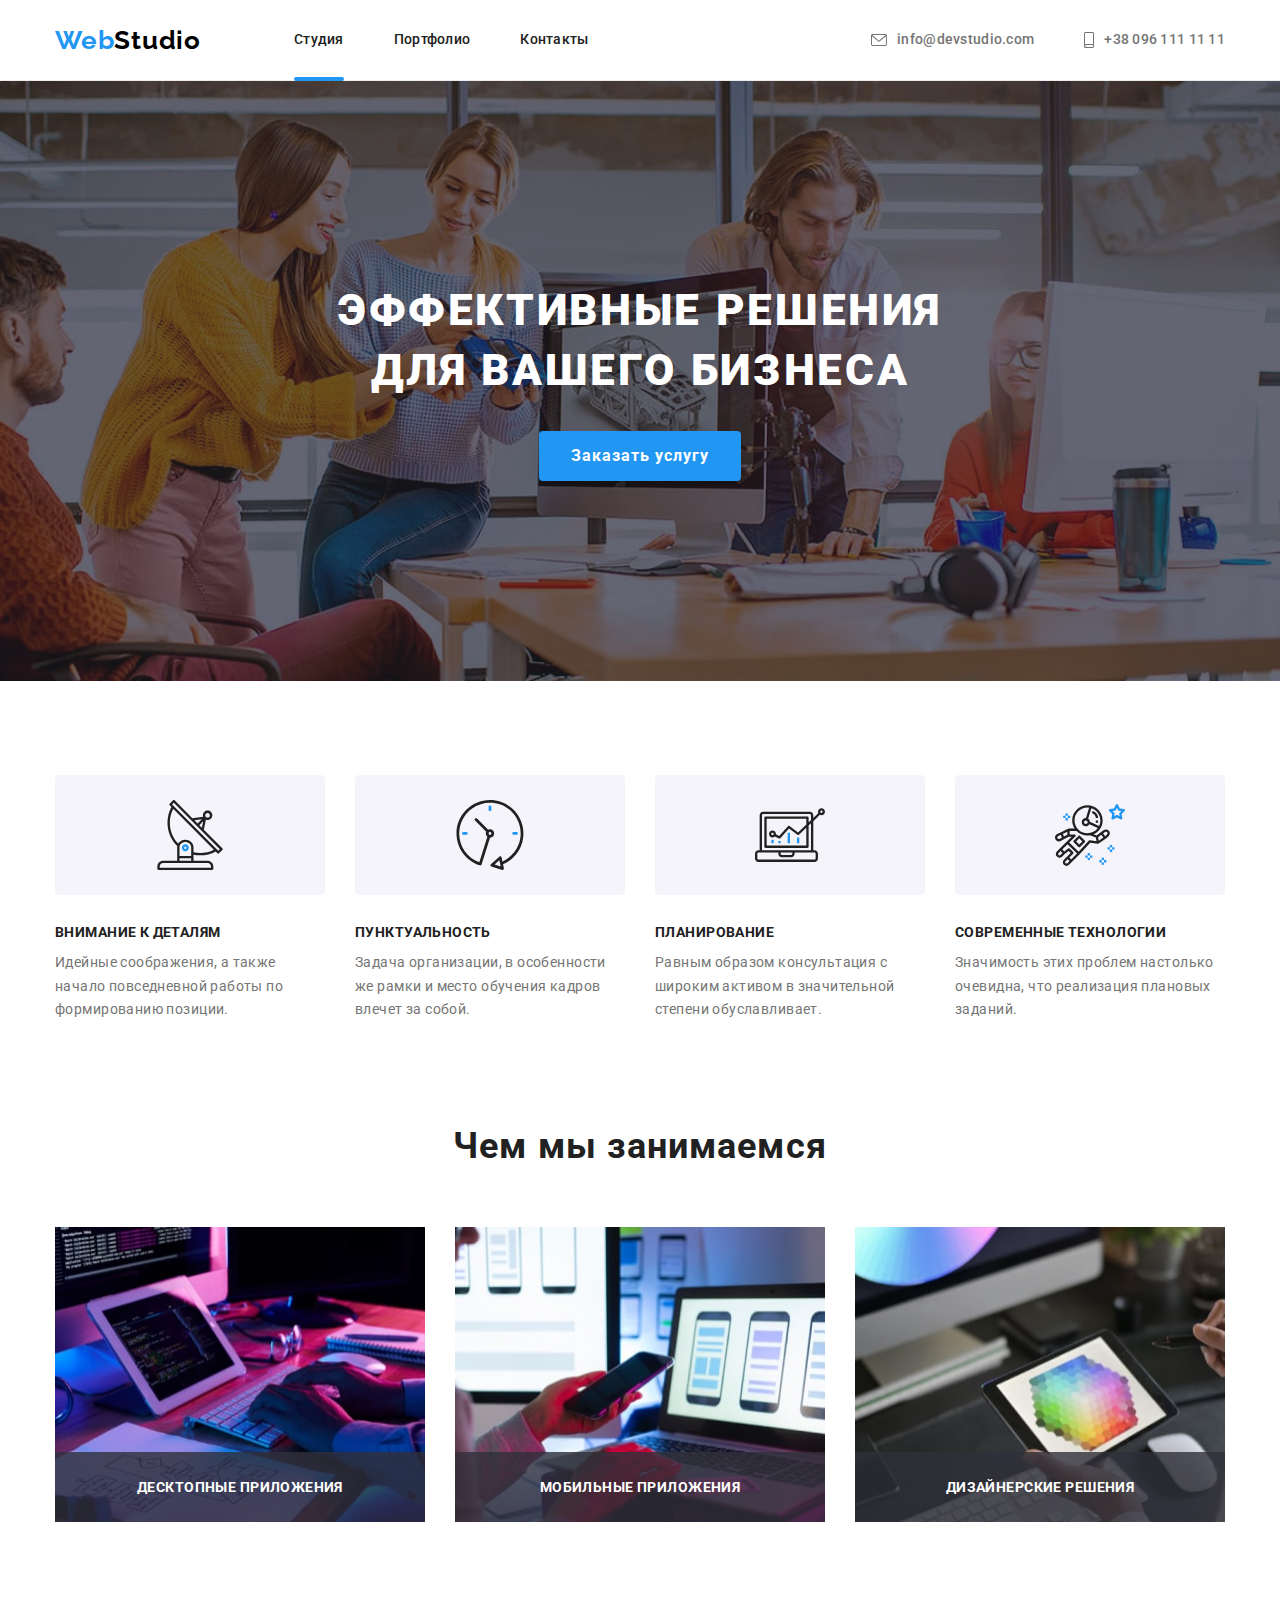
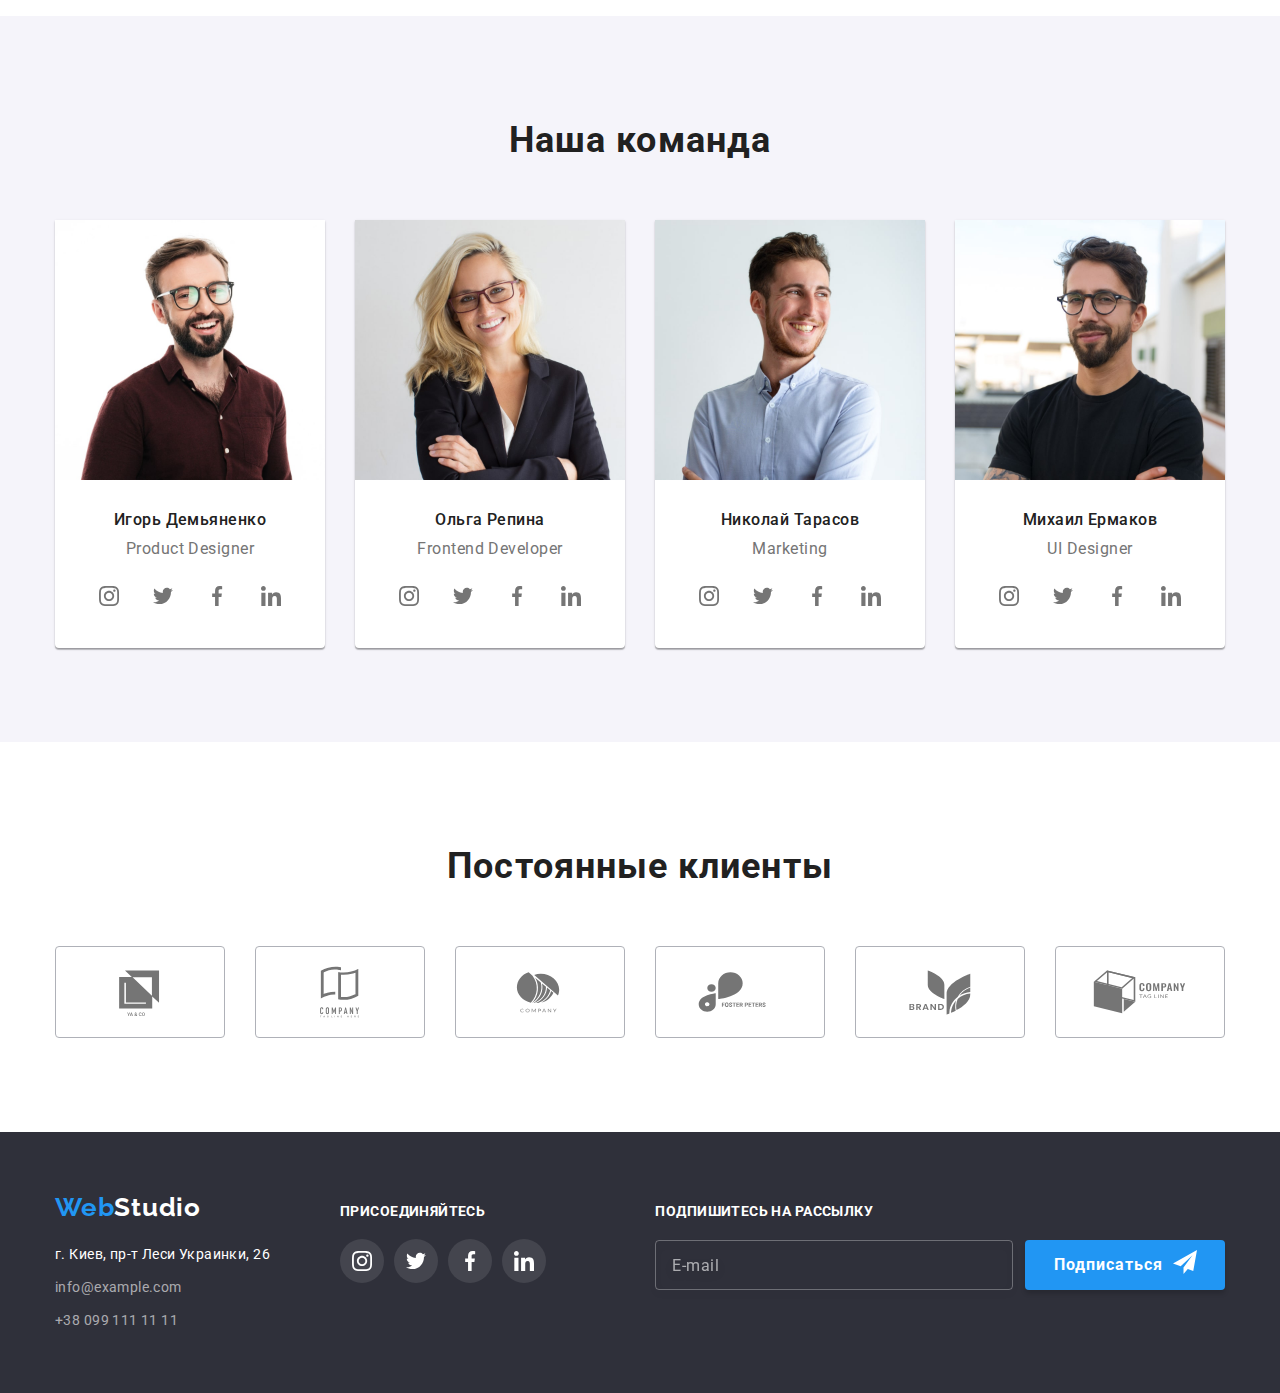
<file: index.html>
<!DOCTYPE html>
<html lang="ru">
  <head>
    <meta charset="UTF-8" />
    <meta http-equiv="X-UA-Compatible" content="IE=edge" />
    <meta name="viewport" content="width=device-width, initial-scale=1.0" />
    <title>Студия</title>
    <link rel="preconnect" href="https://fonts.googleapis.com" />
    <link rel="preconnect" href="https://fonts.gstatic.com" crossorigin />
    <link
      href="https://fonts.googleapis.com/css2?family=Raleway:wght@700&family=Roboto:wght@400;500;700;900&display=swap"
      rel="stylesheet"
    />
    <link
      rel="stylesheet"
      href="https://cdnjs.cloudflare.com/ajax/libs/modern-normalize/1.1.0/modern-normalize.min.css"
    />
    <link rel="stylesheet" href="./css/main.min.css" />
  </head>

  <body>
    <!-- Header -->
    <header class="page-header">
      <div class="container">
        <nav class="navigation-section">
          <a class="logo link" href="./index.html" lang="en"
            >Web<span class="logo logo--dark-color">Studio</span></a>
          
            <ul class="navigation-list navigation-section__navigation-list list">
            <li class="navigation-list__item">
              <a
                class="navigation-list__link link current-page-marker"
                href="./index.html">Студия
              </a>
            </li>
            <li class="navigation-list__item">
              <a class="navigation-list__link link" href="./portfolio.html">Портфолио</a>
            </li>
            <li class="navigation-list__item">
              <a class="navigation-list__link link" href="">Контакты</a>
            </li>
          </ul>
        </nav>

        <ul class="contacts page-header__contacts list">
          <li class="contacts__item">
            <a class="email header__email email--header-text-styles link" href="mailto:info@devstudio.com">
              <svg class="email__icon" width="16" height="12">
                <use href="./images/icons.svg#icon-envelope"></use></svg>
              info@devstudio.com
            </a>
          </li>
          <li class="contacts__item">
            <a class="telephone header__telephone telephone--header-text-styles link" href="tel:+380961111111"
              ><svg class="telephone__icon" width="10" height="16">
                <use href="./images/icons.svg#icon-smartphone"></use></svg>
              +38 096 111 11 11
            </a>
          </li>
        </ul>
      </div>
    </header>

    <main>
      <!-- Hero Section -->
      <section class="page-hero">
        <div class="container">
          <h1 class="main-title page-hero__main-title">Эффективные решения <br> для вашего бизнеса</h1>
          <button class="button page-hero__button" type="button" data-modal-open>Заказать услугу</button>
        </div>
      </section>

      <!-- Benefits Section -->
      <section class="benefits-section">
        <div class="container">
          <h2 class="title visually-hidden">Наши преимущества</h2>
          <ul class="benefits-list list">
            <li class="benefits-list__item">
              <div class="benefits-list__thumb">
                <svg class="benefits-list__icon" width="70" height="70">
                  <use href="./images/icons.svg#icon-antenna"></use>
                </svg>
              </div>
              <h3 class="benefits-list__subtitle">Внимание к деталям</h3>
              <p class="benefits-list__text">
                Идейные соображения, а также начало повседневной работы по формированию позиции.
              </p>
            </li>
            <li class="benefits-list__item">
              <div class="benefits-list__thumb">
                <svg class="benefits-list__icon" width="70" height="70">
                  <use href="./images/icons.svg#icon-clock"></use>
                </svg>
              </div>
              <h3 class="benefits-list__subtitle">Пунктуальность</h3>
              <p class="benefits-list__text">
                Задача организации, в особенности же рамки и место обучения кадров влечет за собой.
              </p>
            </li>
            <li class="benefits-list__item">
              <div class="benefits-list__thumb">
                <svg class="benefits-list__icon" width="70" height="70">
                  <use href="./images/icons.svg#icon-diagram"></use>
                </svg>
              </div>
              <h3 class="benefits-list__subtitle">Планирование</h3>
              <p class="benefits-list__text">
                Равным образом консультация с широким активом в значительной степени обуславливает.
              </p>
            </li>
            <li class="benefits-list__item">
              <div class="benefits-list__thumb">
                <svg class="benefits-list__icon" width="70" height="70">
                  <use href="./images/icons.svg#icon-astronaut"></use>
                </svg>
              </div>
              <h3 class="benefits-list__subtitle">Современные технологии</h3>
              <p class="benefits-list__text">
                Значимость этих проблем настолько очевидна, что реализация плановых заданий.
              </p>
            </li>
          </ul>
        </div>
      </section>

      <!-- Our work Section -->
      <section class="our-work-sectoin">
        <div class="container">
          <h2 class="title">Чем мы занимаемся</h2>
          <ul class="our-works-list list">
            <li class="our-works-list__item">
              <div class="our-works-list__wrapper">
                <img
                  class="our-works-list__picture"
                  src="./images/what-we-do/what-we-do-pic-1.jpg"
                  alt="Программист набирает прогрмный код"
                  width="370"
                  height="295"
                />
                <p class="our-works-list__label">Десктопные приложения</p>
              </div>
            </li>
            <li class="our-works-list__item">
              <div class="our-works-list__wrapper">
                <img
                  class="our-works-list__picture"
                  src="./images/what-we-do/what-we-do-pic-2.jpg"
                  alt="Процесс разработки мобильной версии приложения"
                  width="370"
                  height="295"
                />
                <p class="our-works-list__label">Мобильные приложения</p>
              </div>
            </li>
            <li class="our-works-list__item">
              <div class="our-works-list__wrapper">
                <img
                  class="our-works-list__picture"
                  src="./images/what-we-do/what-we-do-pic-3.jpg"
                  alt="Процесс выбора цвета из палитры цветов"
                  width="370"
                  height="295"
                />
                <p class="our-works-list__label">Дизайнерские решения</p>
              </div>
            </li>
          </ul>
        </div>
      </section>

      <!-- Our team Section -->
      <section class="team-section">
        <div class="container">
          <h2 class="title">Наша команда</h2>
          <ul class="team-members-list list">
            <li class="team-members-list__item">
              <img
                class="team-members-list__photo"
                src="./images/our-team/team-member-pic-1.jpg"
                alt="Фотография дизайнера продукта"
                width="270"
                height="260"
              />
              <h3 class="team-members-list__name">Игорь Демьяненко</h3>
              <p class="team-members-list__profession" lang="en">Product Designer</p>
              
              <ul class="social-list team-section__social-list list">
                <li class="social-list__item">
                  <a href="" class="social-list__link social-list__link--without-bg-color link"
                    ><svg class="social-list__icon" width="20" height="20">
                      <use href="./images/icons.svg#icon-instagram"></use></svg>
                  </a>
                </li>
                <li class="social-list__item">
                  <a href="" class="social-list__link social-list__link--without-bg-color link"
                    ><svg class="social-list__icon" width="20" height="20">
                      <use href="./images/icons.svg#icon-twitter"></use></svg>
                  </a>
                </li>
                <li class="social-list__item">
                  <a href="" class="social-list__link social-list__link--without-bg-color link"
                    ><svg class="social-list__icon" width="20" height="20">
                      <use href="./images/icons.svg#icon-facebook"></use></svg>
                  </a>
                </li>
                <li class="social-list__item">
                  <a href="" class="social-list__link social-list__link--without-bg-color link"
                    ><svg class="social-list__icon" width="20" height="20">
                      <use href="./images/icons.svg#icon-linkedin"></use></svg>
                  </a>
                </li>
              </ul>
            </li>

            <li class="team-members-list__item">
              <img
                class="team-members-list__photo"
                src="./images/our-team/team-member-pic-2.jpg"
                alt="Фотография фронт энд разработчика"
                width="270"
                height="260"
              />
              <h3 class="team-members-list__name">Ольга Репина</h3>
              <p class="team-members-list__profession" lang="en">Frontend Developer</p>
              
              <ul class="social-list team-section__social-list list">
                <li class="social-list__item">
                  <a href="" class="social-list__link social-list__link--without-bg-color link"
                    ><svg class="social-list__icon" width="20" height="20">
                      <use href="./images/icons.svg#icon-instagram"></use></svg>
                  </a>
                </li>
                <li class="social-list__item">
                  <a href="" class="social-list__link social-list__link--without-bg-color link"
                    ><svg class="social-list__icon" width="20" height="20">
                      <use href="./images/icons.svg#icon-twitter"></use></svg>
                  </a>
                </li>
                <li class="social-list__item">
                  <a href="" class="social-list__link social-list__link--without-bg-color link"
                    ><svg class="social-list__icon" width="20" height="20">
                      <use href="./images/icons.svg#icon-facebook"></use></svg>
                  </a>
                </li>
                <li class="social-list__item">
                  <a href="" class="social-list__link social-list__link--without-bg-color link"
                    ><svg class="social-list__icon" width="20" height="20">
                      <use href="./images/icons.svg#icon-linkedin"></use></svg>
                  </a>
                </li>
              </ul>
            </li>

            <li class="team-members-list__item">
              <img
                class="team-members-list__photo"
                src="./images/our-team/team-member-pic-3.jpg"
                alt="Фотография маркетолога"
                width="270"
                height="260"
              />
              <h3 class="team-members-list__name">Николай Тарасов</h3>
              <p class="team-members-list__profession" lang="en">Marketing</p>
              
              <ul class="social-list team-section__social-list list">
                <li class="social-list__item">
                  <a href="" class="social-list__link social-list__link--without-bg-color link"
                    ><svg class="social-list__icon" width="20" height="20">
                      <use href="./images/icons.svg#icon-instagram"></use></svg>
                  </a>
                </li>
                <li class="social-list__item">
                  <a href="" class="social-list__link social-list__link--without-bg-color link"
                    ><svg class="social-list__icon" width="20" height="20">
                      <use href="./images/icons.svg#icon-twitter"></use></svg>
                  </a>
                </li>
                <li class="social-list__item">
                  <a href="" class="social-list__link social-list__link--without-bg-color link"
                    ><svg class="social-list__icon" width="20" height="20">
                      <use href="./images/icons.svg#icon-facebook"></use></svg>
                  </a>
                </li>
                <li class="social-list__item">
                  <a href="" class="social-list__link social-list__link--without-bg-color link"
                    ><svg class="social-list__icon" width="20" height="20">
                      <use href="./images/icons.svg#icon-linkedin"></use></svg>
                  </a>
                </li>
              </ul>
            </li>
            <li class="team-members-list__item">
              <img
                class="team-members-list__photo"
                src="./images/our-team/team-member-pic-4.jpg"
                alt="Фотография дизайнера пользовательского интерфейса"
                width="270"
                height="260"
              />
              <h3 class="team-members-list__name">Михаил Ермаков</h3>
              <p class="team-members-list__profession" lang="en">UI Designer</p>
              
              <ul class="social-list team-section__social-list list">
                <li class="social-list__item">
                  <a href="" class="social-list__link social-list__link--without-bg-color link"
                    ><svg class="social-list__icon" width="20" height="20">
                      <use href="./images/icons.svg#icon-instagram"></use></svg>
                  </a>
                </li>
                <li class="social-list__item">
                  <a href="" class="social-list__link social-list__link--without-bg-color link"
                    ><svg class="social-list__icon" width="20" height="20">
                      <use href="./images/icons.svg#icon-twitter"></use></svg>
                  </a>
                </li>
                <li class="social-list__item">
                  <a href="" class="social-list__link social-list__link--without-bg-color link"
                    ><svg class="social-list__icon" width="20" height="20">
                      <use href="./images/icons.svg#icon-facebook"></use></svg>
                  </a>
                </li>
                <li class="social-list__item">
                  <a href="" class="social-list__link social-list__link--without-bg-color link"
                    ><svg class="social-list__icon" width="20" height="20">
                      <use href="./images/icons.svg#icon-linkedin"></use></svg>
                  </a>
                </li>
              </ul>
            </li>
          </ul>
        </div>
      </section>

      <!-- Clients Section -->
      <section class="clients-section">
        <div class="container">
          <h2 class="title">Постоянные клиенты</h2>
          <ul class="clients-list list">
            <li class="clients-list__item">
              <a class="clients-list__link link" href=""
                ><svg class="clients-list__icon" width="106" height="60">
                  <use href="./images/icons.svg#icon-client-1"></use></svg>
              </a>
            </li>
            <li class="clients-list__item">
              <a class="clients-list__link link" href=""
                ><svg class="clients-list__icon" width="106" height="60">
                  <use href="./images/icons.svg#icon-client-2"></use></svg>
              </a>
            </li>
            <li class="clients-list__item">
              <a class="clients-list__link link" href=""
                ><svg class="clients-list__icon" width="106" height="60">
                  <use href="./images/icons.svg#icon-client-3"></use></svg>
              </a>
            </li>
            <li class="clients-list__item">
              <a class="clients-list__link link" href=""
                ><svg class="clients-list__icon" width="106" height="60">
                  <use href="./images/icons.svg#icon-client-4"></use></svg>
              </a>
            </li>
            <li class="clients-list__item">
              <a class="clients-list__link link" href=""
                ><svg class="clients-list__icon" width="106" height="60">
                  <use href="./images/icons.svg#icon-client-5"></use></svg>
              </a>
            </li>
            <li class="clients-list__item">
              <a class="clients-list__link link" href=""
                ><svg class="clients-list__icon" width="106" height="60">
                  <use href="./images/icons.svg#icon-client-6"></use></svg>
              </a>
            </li>
          </ul>
        </div>
      </section>
    </main>

    <!-- Footer -->
    <footer class="page-footer">
      <div class="container">
        <div class="contacts-wrap">
          <a class="logo link" href="./index.html" lang="en"
            >Web<span class=" logo logo--light-color">Studio</span></a
          >
          <address class="address-section page-footer__address-section">
            <ul class="address-list list">
              <li class="address-list__item">
                <a
                  class="address link"
                  href="https://goo.gl/maps/Gpic2GzjELETUbJ9A"
                  target="_blank"
                  rel="noopener noreferrer"
                  >г. Киев, пр-т Леси Украинки, 26</a
                >
              </li>
              <li class="address-list__item">
                <a class="email email--footer-text-styles link" href="mailto:info@example.com"
                  >info@example.com</a
                >
              </li>
              <li class="address-list__item">
                <a class="telephone telephone--footer-text-styles link" href="tel:+380991111111"
                  >+38 099 111 11 11</a
                >
              </li>
            </ul>
          </address>
        </div>

        <div class="footer-social">
          <h2 class="secondary-title">Присоединяйтесь</h2>
          <ul class="social-list footer__social-list list">
            <li class="social-list__item">
              <a href="" class="social-list__link social-list__link--with-bg-color link"
                ><svg class="social-list__icon" width="20" height="20">
                  <use href="./images/icons.svg#icon-instagram"></use></svg>
              </a>
            </li>
            <li class="social-list__item">
              <a href="" class="social-list__link social-list__link--with-bg-color link"
                ><svg class="social-list__icon" width="20" height="20">
                  <use href="./images/icons.svg#icon-twitter"></use></svg>
              </a>
            </li>
            <li class="social-list__item">
              <a href="" class="social-list__link social-list__link--with-bg-color link"
                ><svg class="social-list__icon" width="20" height="20">
                  <use href="./images/icons.svg#icon-facebook"></use></svg>
              </a>
            </li>
            <li class="social-list__item">
              <a href="" class="social-list__link social-list__link--with-bg-color link"
                ><svg class="social-list__icon" width="20" height="20">
                  <use href="./images/icons.svg#icon-linkedin"></use></svg>
              </a>
            </li>
          </ul>
        </div>

        <div class="footer-form">
          <b class="secondary-title">Подпишитесь на рассылку</b>
          <form class="subscribe-form footer__subscribe-form" action="#" name="footer-subscribe-form" autocomplete="on">
            <label>
              <input class="subscribe-form__input" type="email" name="email" placeholder="E-mail">
            </label>
            <button class="button subscribe-form__button" type="submit">Подписаться
              <svg class="button__icon" width="24" height="24">
                <use href="./images/icons.svg#icon-send"></use>
              </svg>
            </button>
          </form>
        </div>
      </div>
    </footer>

    <div class="backdrop is-hidden" data-modal>
      <div class="modal-window">
        <button class="close-button" type="button" data-modal-close>
          <svg class="close-button__icon" width="18" height="18">
            <use href="./images/icons.svg#icon-close"></use>
          </svg>
        </button>

        <div class="modal-form">
          <form class="order-form" action="#" name="modal-order-form">
            <b class="form-title">Оставьте свои данные, мы вам перезвоним</b>
            
            <div class="form-field">
              <label class="form-field__label" for="name">Имя</label>
              <span class="form-field__wrapper">
                <input class="form-field__input" type="text" name="modal-usermane" id="name">
                <svg class="form-field__icon" width="18" height="18">
                  <use href="./images/icons.svg#icon-person"></use>
                </svg>
              </span>
            </div>

            <div class="form-field">
              <label class="form-field__label" for="tel">Телефон</label>
              <span class="form-field__wrapper">
                <input class="form-field__input" type="tel" name="modal-usertel" id="tel">
                <svg class="form-field__icon" width="18" height="18">
                  <use href="./images/icons.svg#icon-phone"></use>
                </svg>
              </span>
            </div>

            <div class="form-field">
              <label class="form-field__label" for="email">Почта</label>
              <span class="form-field__wrapper">
                <input class="form-field__input" type="email" name="modal-useremail" id="email">
                <svg class="form-field__icon" width="18" height="18">
                  <use href="./images/icons.svg#icon-email"></use>
                </svg>
              </span>
            </div>

            <div class="form-comment">
              <label class="form-field__label" for="comment">Комментарий</label>
              <textarea class="form-field__input comment-input" name="modal-usercomment" placeholder="Введите текст" id="comment"></textarea>
            </div>

            <div class="checkbox">
              <input class="checkbox__check-default visually-hidden" name="modal-userconfirmation" type="checkbox" id="policy" required >
              <label class="checkbox__policy" for="policy">
                <span class="checkbox__check-custom">
                  <svg class="checkbox__icon" width="16" height="15">
                    <use href="./images/icons.svg#icon-vector"></use>
                  </svg>
                </span>
                Соглашаюсь с рассылкой и принимаю <a class="checkbox__link" href="#">Условия договора</a>
              </label>
            </div>
            
            <button class="button checkbox__button" type="submit">Отправить</button>
          </form>
        </div>
      </div>
    </div>

    <script src="./js/modal.js"></script>
  </body>
</html>
</file>
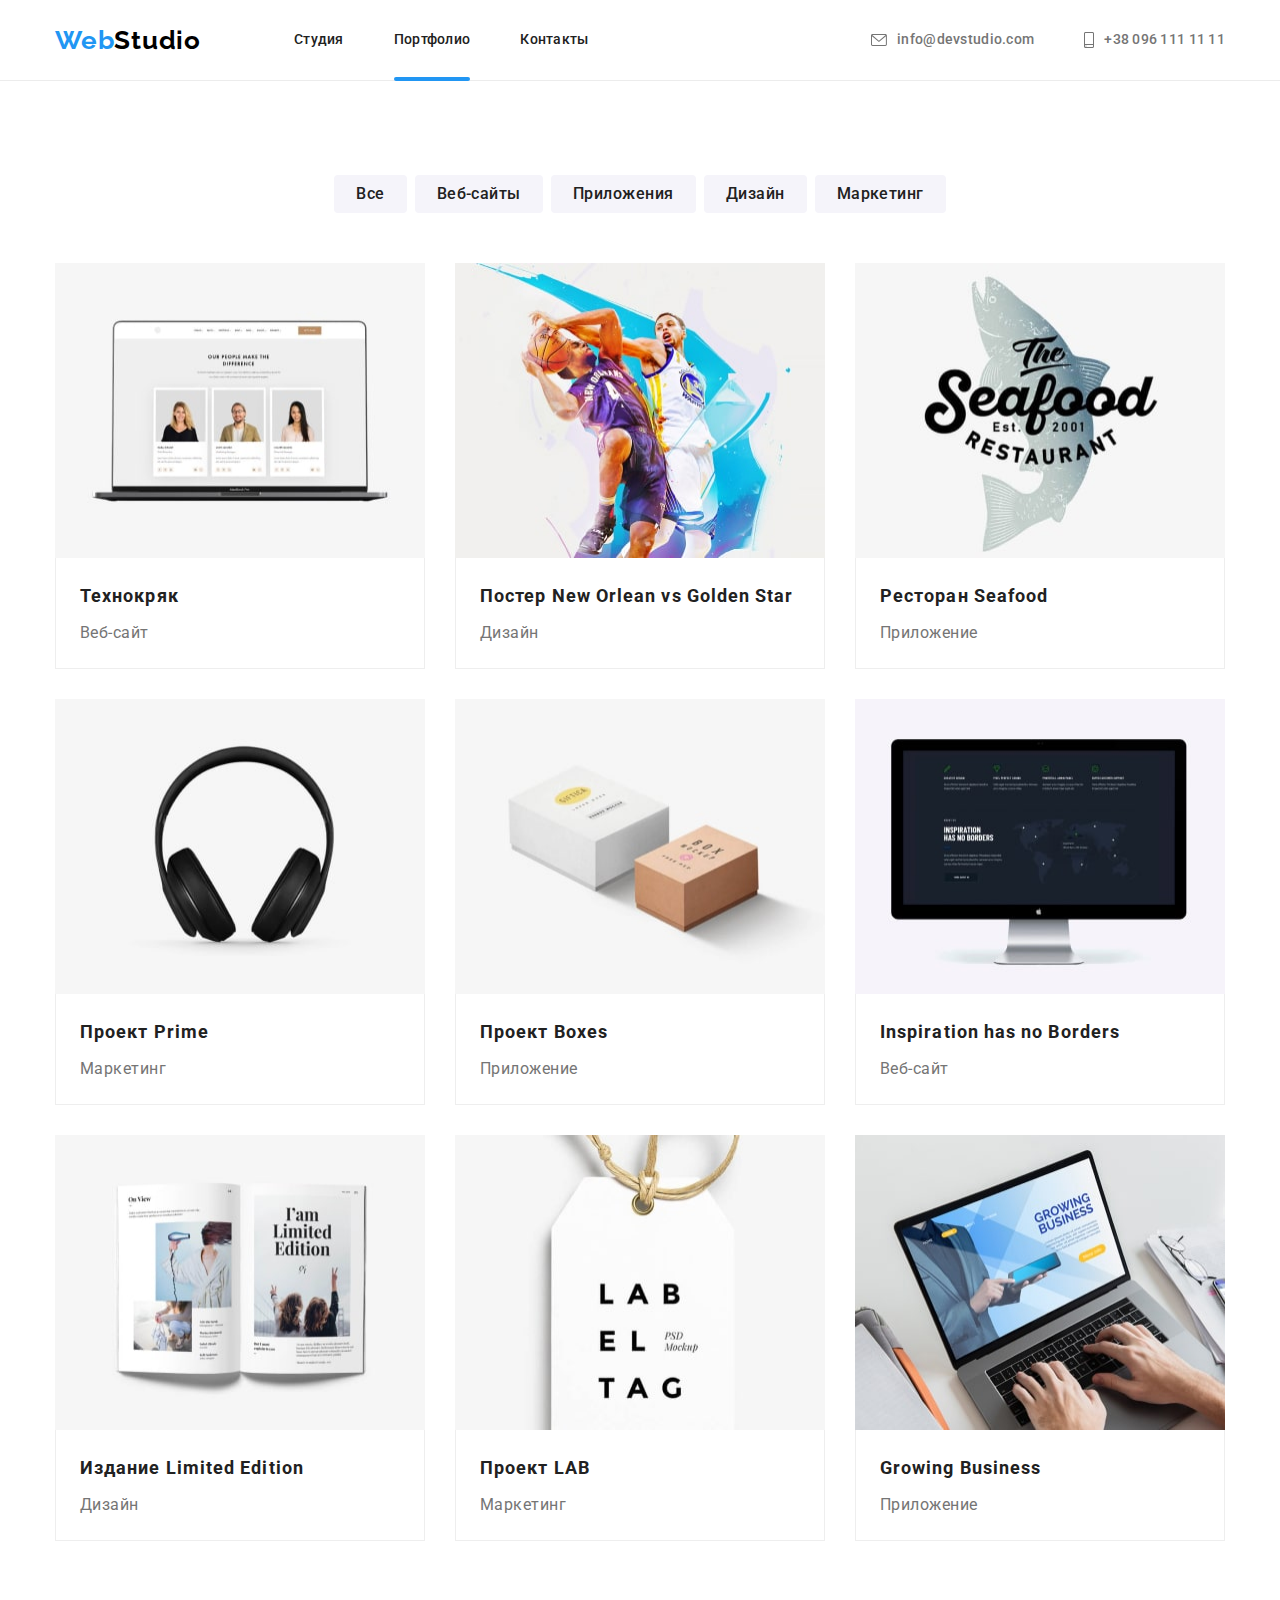
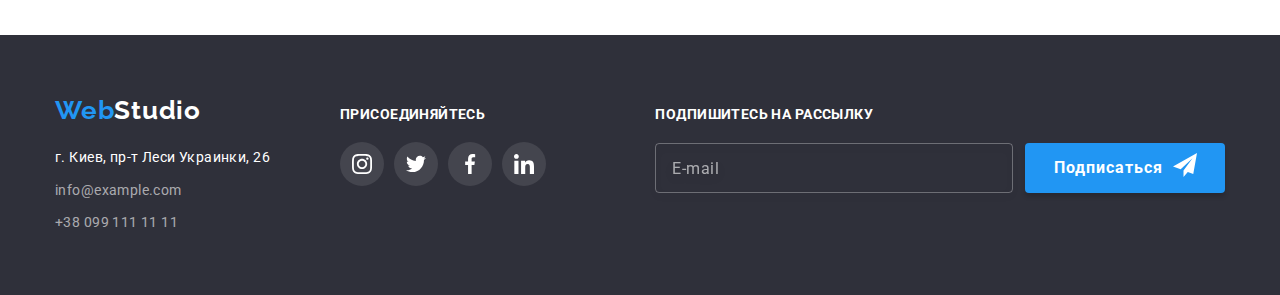
<file: portfolio.html>
<!DOCTYPE html>
<html lang="ru">
  <head>
    <meta charset="UTF-8" />
    <meta http-equiv="X-UA-Compatible" content="IE=edge" />
    <meta name="viewport" content="width=device-width, initial-scale=1.0" />
    <title>Портфолио</title>
    <link
      href="https://fonts.googleapis.com/css2?family=Raleway:wght@700&family=Roboto:wght@400;500;700;900&display=swap"
      rel="stylesheet"
    />
    <link
      rel="stylesheet"
      href="https://cdnjs.cloudflare.com/ajax/libs/modern-normalize/1.1.0/modern-normalize.min.css"
    />
    <link rel="stylesheet" href="./css/portfolio.min.css" />
  </head>

  <body>
    <!-- Header -->
    <header class="page-header">
      <div class="container">
        <nav class="navigation-section">
          <a class="logo link" href="./index.html" lang="en">Web<span class="logo logo--dark-color">Studio</span></a>
    
          <ul class="navigation-list navigation-section__navigation-list list">
            <li class="navigation-list__item">
              <a class="navigation-list__link link" href="./index.html">Студия
              </a>
            </li>
            <li class="navigation-list__item">
              <a class="navigation-list__link link current-page-marker" href="./portfolio.html">Портфолио</a>
            </li>
            <li class="navigation-list__item">
              <a class="navigation-list__link link" href="">Контакты</a>
            </li>
          </ul>
        </nav>
    
        <ul class="contacts page-header__contacts list">
          <li class="contacts__item">
            <a class="email header__email email--header-text-styles link" href="mailto:info@devstudio.com">
              <svg class="email__icon" width="16" height="12">
                <use href="./images/icons.svg#icon-envelope"></use>
              </svg>
              info@devstudio.com
            </a>
          </li>
          <li class="contacts__item">
            <a class="telephone header__telephone telephone--header-text-styles link" href="tel:+380961111111"><svg
                class="telephone__icon" width="10" height="16">
                <use href="./images/icons.svg#icon-smartphone"></use>
              </svg>
              +38 096 111 11 11
            </a>
          </li>
        </ul>
      </div>
    </header>

    <main>
      <!-- Our projects section -->
      <section class="projects">
        <div class="container">
          <h1 class="main-title visually-hidden">Портфолио</h1>
          <ul class="filters-list list">
            <li class="filters-list__item">
              <button class="secondary-button active-button" type="button">Все</button>
            </li>
            <li class="filters-list__item">
              <button class="secondary-button" type="button">Веб-сайты</button>
            </li>
            <li class="filters-list__item">
              <button class="secondary-button" type="button">Приложения</button>
            </li>
            <li class="filters-list__item">
              <button class="secondary-button" type="button">Дизайн</button>
            </li>
            <li class="filters-list__item">
              <button class="secondary-button" type="button">Маркетинг</button>
            </li>
          </ul>
          
          <ul class="cards-grid list">
            <li class="cards-grid__item">
              <article class="card">
                <a class="card__link link" href="">
                  <div class="card__overlay">
                    <img
                    class="card__preview"
                    src="./images/portfolio/portfolio-pic-1.jpg"
                    alt="Ноутбук"
                    width="370"
                    height="295"
                    />
                    <p class="card__description">Технокряк это современная площадка распространения коронавируса. Компании используют эту платформу для цифрового
                    шпионажа и атак на защищённые сервера конкурентов.</p>
                  </div>
                  <div class="card__info">
                    <h2 class="card__title">Технокряк</h2>
                    <p class="card__category">Веб-сайт</p>
                  </div>
                </a>
              </article>
            </li>
            
            <li class="cards-grid__item">
              <article class="card">
                <a class="card__link link" href="">
                  <div class="card__overlay">
                    <img
                      class="card__preview"
                      src="./images/portfolio/portfolio-pic-2.jpg"
                      alt="Спортсмены играют в баскетбол"
                      width="370"
                      height="295"
                    />
                    <p class="card__description">Постер <span lang="en">New Orlean vs Golden Star</span> это современная площадка распространения коронавируса. Компании используют эту платформу для цифрового
                      шпионажа и атак на защищённые сервера конкурентов.</p>
                  </div>
                  <div class="card__info">
                    <h2 class="card__title">
                      Постер <span lang="en">New Orlean vs Golden Star</span>
                    </h2>
                    <p class="card__category">Дизайн</p>
                  </div>
                </a>
              </article>
            </li>
            
            <li class="cards-grid__item">
              <article class="card">
                <a class="card__link link" href="">
                  <div class="card__overlay">
                    <img
                      class="card__preview"
                      src="./images/portfolio/portfolio-pic-3.jpg"
                      alt="Логотип ресторана в виде рыбы"
                      width="370"
                      height="295"
                    />
                    <p class="card__description">Ресторан <span lang="en">Seafood</span> это современная площадка распространения коронавируса. Компании используют эту платформу для цифрового
                      шпионажа и атак на защищённые сервера конкурентов.</p>
                  </div>
                  <div class="card__info">
                    <h2 class="card__title">Ресторан <span lang="en">Seafood</span></h2>
                    <p class="card__category">Приложение</p>
                  </div>
                </a>
              </article>
            </li>
            
            <li class="cards-grid__item">
              <article class="card">
                <a class="card__link link" href="">
                  <div class="card__overlay">
                    <img
                      class="card__preview"
                      src="./images/portfolio/portfolio-pic-4.jpg"
                      alt="Беспроводные аушники"
                      width="370"
                      height="295"
                    />
                    <p class="card__description">Проект <span lang="en">Prime</span> это современная площадка распространения коронавируса. Компании используют эту платформу для цифрового
                      шпионажа и атак на защищённые сервера конкурентов.</p>
                  </div>
                  <div class="card__info">
                    <h2 class="card__title">Проект <span lang="en">Prime</span></h2>
                    <p class="card__category">Маркетинг</p>
                  </div>
                </a>
              </article>
            </li>
            
            <li class="cards-grid__item">
              <article class="card">
                <a class="card__link link" href="">
                  <div class="card__overlay">
                    <img
                      class="card__preview"
                      src="./images/portfolio/portfolio-pic-5.jpg"
                      alt="Две коробки"
                      width="370"
                      height="295"
                    />
                    <p class="card__description">Проект <span lang="en">Boxes</span> это современная площадка распространения коронавируса. Компании используют эту платформу для цифрового
                      шпионажа и атак на защищённые сервера конкурентов.</p>
                  </div>
                  <div class="card__info">
                    <h2 class="card__title">Проект <span lang="en">Boxes</span></h2>
                    <p class="card__category">Приложение</p>
                  </div>
                </a>
              </article>
            </li>
            
            <li class="cards-grid__item">
              <article class="card">
                <a class="card__link link" href="">
                  <div class="card__overlay">
                    <img
                      class="card__preview"
                      src="./images/portfolio/portfolio-pic-6.jpg"
                      lang="en"
                      alt="iMac"
                      width="370"
                      height="295"
                    />
                    <p class="card__description"> <span lang="en">Inspiration has no Borders</span> это современная площадка распространения коронавируса. Компании используют эту платформу для цифрового
                      шпионажа и атак на защищённые сервера конкурентов.</p>
                  </div>
                  <div class="card__info">
                    <h2 class="card__title" lang="en">Inspiration has no Borders</h2>
                    <p class="card__category">Веб-сайт</p>
                  </div>
                </a>
              </article>
            </li>
            
            <li class="cards-grid__item">
              <article class="card">
                <a class="card__link link" href="">
                  <div class="card__overlay">
                    <img
                      class="card__preview"
                      src="./images/portfolio/portfolio-pic-7.jpg"
                      alt="Разворот журнала"
                      width="370"
                      height="295"
                    />
                    <p class="card__description">Издание <span lang="en">Limited Edition</span> это современная площадка распространения коронавируса. Компании используют эту платформу для цифрового
                      шпионажа и атак на защищённые сервера конкурентов.</p>
                  </div>
                  <div class="card__info">
                    <h2 class="card__title">Издание <span lang="en">Limited Edition</span></h2>
                    <p class="card__category">Дизайн</p>
                  </div>
                </a>
              </article>
            </li>
            
            <li class="cards-grid__item">
              <article class="card">
                <a class="card__link link" href="">
                  <div class="card__overlay">
                    <img
                      class="card__preview"
                      src="./images/portfolio/portfolio-pic-8.jpg"
                      alt="Этикетка"
                      width="370"
                      height="295"
                    />
                    <p class="card__description">Проект <span lang="en">LAB</span> это современная площадка распространения коронавируса. Компании используют эту платформу для цифрового
                      шпионажа и атак на защищённые сервера конкурентов.</p>
                  </div>
                  <div class="card__info">
                    <h2 class="card__title">Проект <span lang="en">LAB</span></h2>
                    <p class="card__category">Маркетинг</p>
                  </div>
                </a>
              </article>
            </li>
            
            <li class="cards-grid__item">
              <article class="card">
                <a class="card__link link" href="">
                  <div class="card__overlay">
                    <img
                      class="card__preview"
                      src="./images/portfolio/portfolio-pic-9.jpg"
                      alt="Процесс набора текста на клавиатуре ноутбука"
                      width="370"
                      height="295"
                    />
                    <p class="card__description"> <span lang="en">Growing Business</span>это современная площадка распространения коронавируса. Компании используют эту платформу для цифрового
                      шпионажа и атак на защищённые сервера конкурентов.</p>
                  </div>
                  <div class="card__info">
                    <h2 class="card__title" lang="en">Growing Business</h2>
                    <p class="card__category">Приложение</p>
                  </div>
                </a>
              </article>
            </li>
          </ul>
        </div>
      </section>
    </main>

    <!-- Footer -->
    <footer class="page-footer">
      <div class="container">
        <div class="contacts-wrap">
          <a class="logo link" href="./index.html" lang="en">Web<span class=" logo logo--light-color">Studio</span></a>
          <address class="address-section page-footer__address-section">
            <ul class="address-list list">
              <li class="address-list__item">
                <a class="address link" href="https://goo.gl/maps/Gpic2GzjELETUbJ9A" target="_blank"
                  rel="noopener noreferrer">г. Киев, пр-т Леси Украинки, 26</a>
              </li>
              <li class="address-list__item">
                <a class="email email--footer-text-styles link" href="mailto:info@example.com">info@example.com</a>
              </li>
              <li class="address-list__item">
                <a class="telephone telephone--footer-text-styles link" href="tel:+380991111111">+38 099 111 11 11</a>
              </li>
            </ul>
          </address>
        </div>
    
        <div class="footer-social">
          <h2 class="secondary-title">Присоединяйтесь</h2>
          <ul class="social-list footer__social-list list">
            <li class="social-list__item">
              <a href="" class="social-list__link social-list__link--with-bg-color link"><svg class="social-list__icon"
                  width="20" height="20">
                  <use href="./images/icons.svg#icon-instagram"></use>
                </svg>
              </a>
            </li>
            <li class="social-list__item">
              <a href="" class="social-list__link social-list__link--with-bg-color link"><svg class="social-list__icon"
                  width="20" height="20">
                  <use href="./images/icons.svg#icon-twitter"></use>
                </svg>
              </a>
            </li>
            <li class="social-list__item">
              <a href="" class="social-list__link social-list__link--with-bg-color link"><svg class="social-list__icon"
                  width="20" height="20">
                  <use href="./images/icons.svg#icon-facebook"></use>
                </svg>
              </a>
            </li>
            <li class="social-list__item">
              <a href="" class="social-list__link social-list__link--with-bg-color link"><svg class="social-list__icon"
                  width="20" height="20">
                  <use href="./images/icons.svg#icon-linkedin"></use>
                </svg>
              </a>
            </li>
          </ul>
        </div>
    
        <div class="footer-form">
          <b class="secondary-title">Подпишитесь на рассылку</b>
          <form class="subscribe-form footer__subscribe-form" action="#" name="footer-subscribe-form" autocomplete="on">
            <label>
              <input class="subscribe-form__input" type="email" name="email" placeholder="E-mail">
            </label>
            <button class="button subscribe-form__button" type="submit">Подписаться
              <svg class="button__icon" width="24" height="24">
                <use href="./images/icons.svg#icon-send"></use>
              </svg>
            </button>
          </form>
        </div>
      </div>
    </footer>

  </body>
</html>
</file>
<file: css/main.min.css>
:root{--main-title-color: #212121;--main-text-color: #757575;--main-navigation-item-color: #212121;--logo-color: #2196f3;--accent-color: #2196f3;--current-page-marker-color: #2196f3;--btn-focus-hover-color: #188ce8;--section-padding-top: 94px;--section-padding-bottom: 94px;--main-gap: 30px}body{font-family:'Roboto', sans-serif;color:var(--main-text-color)}h1,h2,h3,h4,h5,h6,p{margin-top:0;margin-bottom:0}ul{margin-top:0;margin-bottom:0;padding-left:0}textarea{resize:none}.list{list-style:none}.link{text-decoration:none}.visually-hidden{position:absolute;width:1px;height:1px;margin:-1px;padding:0;overflow:hidden;border:0;clip:rect(0 0 0 0)}.container{width:1200px;padding-left:15px;padding-right:15px;margin:0 auto}.logo{font-family:'Raleway', sans-serif;font-weight:700;font-size:26px;line-height:1.19;letter-spacing:0.03em;color:var(--logo-color)}.logo--dark-color{color:#000000}.logo--light-color{color:#ffffff}.email{font-size:14px;transition:color 250ms cubic-bezier(0.4, 0, 0.2, 1)}.email:hover,.email:focus{color:var(--accent-color)}.email--header-text-styles{font-weight:500;line-height:1.14;letter-spacing:0.02em;color:var(--main-text-color)}.email--footer-text-styles{font-style:normal;line-height:1.71;letter-spacing:0.03em;color:rgba(255,255,255,0.6)}.email__icon{fill:currentColor;margin-right:10px;max-height:100%}.header__email{display:flex;justify-content:center;align-items:center;padding-top:32px;padding-bottom:32px}.telephone{font-size:14px;transition:color 250ms cubic-bezier(0.4, 0, 0.2, 1)}.telephone:hover,.telephone:focus{color:var(--accent-color)}.telephone--header-text-styles{font-weight:500;line-height:1.14;letter-spacing:0.02em;color:var(--main-text-color)}.telephone--footer-text-styles{font-style:normal;line-height:1.71;letter-spacing:0.03em;color:rgba(255,255,255,0.6)}.telephone__icon{fill:currentColor;margin-right:10px;max-height:100%}.header__telephone{display:flex;justify-content:center;align-items:center;padding-top:32px;padding-bottom:32px}.address{font-style:normal;font-size:14px;line-height:1.71;letter-spacing:0.03em;color:#ffffff;transition:color 250ms cubic-bezier(0.4, 0, 0.2, 1)}.address:hover,.address:focus{color:var(--accent-color)}.button{display:flex;font-family:'Roboto', sans-serif;font-weight:700;font-size:16px;line-height:calc(30 / 16);letter-spacing:0.06em;cursor:pointer;color:#ffffff;background-color:#2196f3;border:0;box-shadow:0px 4px 4px rgba(0,0,0,0.15);border-radius:4px;transition:background-color 250ms cubic-bezier(0.4, 0, 0.2, 1)}.button:hover,.button:focus{background-color:var(--btn-focus-hover-color)}.button__icon{margin-left:10px}.page-hero__button{margin-top:30px;margin-left:auto;margin-right:auto;padding:10px 32px}.checkbox__button{margin-top:30px;margin-left:auto;margin-right:auto;padding:10px 55px}.subscribe-form__button{margin-left:12px;padding:10px 28px 10px 29px}.close-button{width:30px;height:30px;background-color:#ffffff;border:1px solid rgba(0,0,0,0.1);border-radius:50%;padding:0;display:flex;justify-content:center;align-items:center;position:absolute;top:8px;right:8px;transition:fill 250ms cubic-bezier(0.4, 0, 0.2, 1)}.close-button:hover,.close-button:focus{fill:var(--accent-color)}.close-button__icon{color:inherit}.current-page-marker{color:var(--current-page-marker-color);position:relative}.current-page-marker::after{content:'';width:100%;height:4px;background-color:var(--accent-color);border-radius:2px;display:block;position:absolute;left:0;bottom:-1px}.main-title{font-weight:900;font-size:44px;line-height:1.36;letter-spacing:0.06em;text-transform:uppercase;text-align:center;color:#ffffff}.title{font-weight:700;font-size:36px;line-height:1.67;letter-spacing:0.03em;text-align:center;color:var(--main-title-color)}.secondary-title{font-weight:700;font-size:14px;line-height:calc(16 / 14);letter-spacing:0.03em;text-transform:uppercase;color:#ffffff}.social-list{display:flex}.social-list__item:not(:last-child){margin-right:10px}.social-list__link{display:flex;justify-content:center;align-items:center;width:44px;height:44px;border-radius:50%;transition:background-color 250ms cubic-bezier(0.4, 0, 0.2, 1)}.social-list__link:hover,.social-list__link:focus{background-color:var(--accent-color);color:#ffffff}.social-list__link--without-bg-color{color:var(--main-text-color)}.social-list__link--with-bg-color{background-color:rgba(255,255,255,0.1);color:#ffffff}.social-list__icon{fill:currentColor}.team-section__social-list{justify-content:center;margin-top:16px}.footer__social-list{margin-top:20px}.page-header{border-bottom:1px solid #ececec}.page-header .container{display:flex}.navigation-section{display:flex;align-items:center}.contacts{display:flex;align-items:center}.contacts__item+.contacts__item{margin-left:50px}.page-header__contacts{margin-left:auto}.navigation-list{display:flex}.navigation-list__item+.navigation-list__item{margin-left:50px}.navigation-list__link{font-weight:500;font-size:14px;line-height:1.14;letter-spacing:0.02em;color:var(--main-navigation-item-color);display:block;padding-top:32px;padding-bottom:32px;transition:color 250ms cubic-bezier(0.4, 0, 0.2, 1)}.navigation-list__link:hover,.navigation-list__link:focus{color:var(--accent-color)}.navigation-section__navigation-list{margin-left:93px}.page-hero{padding-top:200px;padding-bottom:200px;background-color:#c4c4c4;background-image:linear-gradient(rgba(47,48,58,0.4), rgba(47,48,58,0.4)),url(../images/hero-section/hero-bg.jpg);background-repeat:no-repeat;background-position:center;background-size:cover}.page-hero__main-title{display:block;margin-left:auto;margin-right:auto}.benefits-section{padding-top:var(--section-padding-top);padding-bottom:var(--section-padding-bottom)}.benefits-list{display:flex}.benefits-list__item+.benefits-list__item{margin-left:var(--main-gap)}.benefits-list__thumb{display:flex;justify-content:center;align-items:center;width:270px;height:120px;background-color:#f5f4fa;border-radius:4px}.benefits-list__subtitle{font-weight:700;font-size:14px;line-height:1.14;letter-spacing:0.03em;text-transform:uppercase;color:var(--main-title-color);margin-top:30px}.benefits-list__text{font-size:14px;line-height:1.71;letter-spacing:0.03em;display:block;margin-top:10px}.our-work-sectoin{padding-bottom:var(--section-padding-bottom)}.our-works-list{display:flex;margin-top:50px}.our-works-list__item+.our-works-list__item{margin-left:var(--main-gap)}.our-works-list__wrapper{position:relative}.our-works-list__picture{display:block}.our-works-list__label{font-weight:700;font-size:14px;line-height:calc(16 / 14);text-align:center;letter-spacing:0.03em;text-transform:uppercase;color:#ffffff;background-color:rgba(47,48,58,0.8);position:absolute;bottom:0;left:50%;transform:translate(-50%);width:100%;padding:27px 0}.team-section{padding-top:var(--section-padding-top);padding-bottom:var(--section-padding-bottom);background:#f5f4fa}.team-members-list{display:flex;margin-top:50px}.team-members-list__item+.team-members-list__item{margin-left:var(--main-gap)}.team-members-list__item{background:#ffffff;box-shadow:0px 1px 3px rgba(0,0,0,0.12),0px 1px 1px rgba(0,0,0,0.14),0px 2px 1px rgba(0,0,0,0.2);border-radius:0px 0px 4px 4px;padding-bottom:30px}.team-members-list__photo{display:block}.team-members-list__name{font-weight:500;font-size:16px;line-height:1.19;letter-spacing:0.03em;text-align:center;color:#212121;margin-top:30px}.team-members-list__profession{font-size:16px;line-height:1.19;letter-spacing:0.03em;text-align:center;margin-top:10px}.clients-section{padding-top:var(--section-padding-top);padding-bottom:var(--section-padding-bottom)}.clients-list{display:flex;margin-top:50px}.clients-list__item:not(:last-child){margin-right:var(--main-gap)}.clients-list__link{display:flex;width:170px;height:92px;border:1px solid #afb1b8;border-radius:4px;padding:16px 32px;color:var(--main-text-color);transition:color 250ms cubic-bezier(0.4, 0, 0.2, 1),border 250ms cubic-bezier(0.4, 0, 0.2, 1)}.clients-list__link:hover,.clients-list__link:focus{color:var(--accent-color);border:1px solid var(--accent-color)}.clients-list__icon{fill:currentColor}.page-footer{background-color:#2f303a}.page-footer .container{padding-top:60px;padding-bottom:60px;display:flex;align-items:baseline}.address-section{display:block}.page-footer__address-section{margin-top:20px}.address-list__item+.address-list__item{display:block;margin-top:9px}.footer-social{margin-left:70px}.footer-form{margin-left:auto}.subscribe-form{display:flex;align-items:center}.subscribe-form__input{color:#ffffff;width:358px;height:50px;padding:15px 16px;border:1px solid rgba(255,255,255,0.3);box-sizing:border-box;filter:drop-shadow(0px 4px 4px rgba(0,0,0,0.15));border-radius:4px;background-color:rgba(33,150,243,0);outline:0}.subscribe-form__input::placeholder{font-size:16px;line-height:calc(20 / 16);display:flex;align-items:center;letter-spacing:0.03em;color:rgba(255,255,255,0.6)}.footer__subscribe-form{margin-top:20px}.backdrop{position:fixed;height:100vh;width:100vw;left:0;top:0;background-color:rgba(0,0,0,0.2);opacity:1;transition:opacity 250ms cubic-bezier(0.4, 0, 0.2, 1)}.backdrop.is-hidden{opacity:0;pointer-events:none}.modal-window{position:absolute;width:528px;min-height:581px;left:50%;top:50%;padding:40px;background-color:#ffffff;box-shadow:0px 1px 3px rgba(0,0,0,0.12),0px 1px 1px rgba(0,0,0,0.14),0px 2px 1px rgba(0,0,0,0.2);border-radius:4px;transform:translate(-50%, -50%) scale(1);transition:transform 250ms cubic-bezier(0.4, 0, 0.2, 1)}.backdrop.is-hidden .modal-window{transform:translate(-50%, -50%) scale(0.9)}.form-title{display:block;margin-bottom:12px;font-weight:700;font-size:20px;line-height:calc(23 / 20);text-align:center;letter-spacing:0.03em;color:#212121}.form-field{margin-bottom:10px}.form-field__label{display:block;font-size:12px;line-height:calc(14 / 12);letter-spacing:0.01em;color:var(--main-text-color);margin-bottom:4px}.form-field__wrapper{position:relative;display:block}.form-field__input{display:block;width:100%;padding-top:11px;padding-bottom:11px;padding-right:12px;padding-left:42px;border:1px solid rgba(33,33,33,0.2);box-sizing:border-box;border-radius:4px;font-size:12px;line-height:calc(14 / 12);letter-spacing:0.01em;color:var(--main-text-color);transition:border 250ms cubic-bezier(0.4, 0, 0.2, 1)}.form-field__input:focus{border:1px solid var(--accent-color);outline:0}.form-field__input:focus:focus+.form-field__icon{fill:var(--accent-color)}.form-field__icon{position:absolute;left:0;top:50%;transform:translateY(-50%);margin-left:12px;color:inherit;transition:fill 250ms cubic-bezier(0.4, 0, 0.2, 1)}.form-comment{margin-bottom:20px}.form-field__input.comment-input{height:120px;padding:12px 16px;font-size:14px;line-height:calc(24 / 14);letter-spacing:0.03em;color:var(--main-text-color)}.form-field__input.comment-input::placeholder{font-size:12px;line-height:calc(14 / 12);letter-spacing:0.01em;color:rgba(117,117,117,0.5)}.checkbox__policy{display:flex;justify-content:center;align-items:center;font-size:14px;line-height:calc(24 / 14);letter-spacing:0.03em;color:var(--main-text-color)}.checkbox__check-custom{display:flex;justify-content:center;align-items:center;margin-right:8px;width:16px;height:15px;border:2px solid #212121;border-radius:2px;fill:transparent;transition:background-color 250ms cubic-bezier(0.4, 0, 0.2, 1),border 250ms cubic-bezier(0.4, 0, 0.2, 1)}.checkbox__icon{fill:inherit}.checkbox__check-default:checked+.checkbox__policy>.checkbox__check-custom{background:var(--accent-color);border:none;fill:#ffffff}.checkbox__link{color:#2196f3}
/*# sourceMappingURL=main.min.css.map */
</file>
<file: css/portfolio.min.css>
:root{--main-title-color: #212121;--main-text-color: #757575;--main-navigation-item-color: #212121;--logo-color: #2196f3;--accent-color: #2196f3;--current-page-marker-color: #2196f3;--btn-focus-hover-color: #188ce8;--section-padding-top: 94px;--section-padding-bottom: 94px;--main-gap: 30px}body{font-family:'Roboto', sans-serif;color:var(--main-text-color)}h1,h2,h3,h4,h5,h6,p{margin-top:0;margin-bottom:0}ul{margin-top:0;margin-bottom:0;padding-left:0}textarea{resize:none}.list{list-style:none}.link{text-decoration:none}.visually-hidden{position:absolute;width:1px;height:1px;margin:-1px;padding:0;overflow:hidden;border:0;clip:rect(0 0 0 0)}.container{width:1200px;padding-left:15px;padding-right:15px;margin:0 auto}.logo{font-family:'Raleway', sans-serif;font-weight:700;font-size:26px;line-height:1.19;letter-spacing:0.03em;color:var(--logo-color)}.logo--dark-color{color:#000000}.logo--light-color{color:#ffffff}.email{font-size:14px;transition:color 250ms cubic-bezier(0.4, 0, 0.2, 1)}.email:hover,.email:focus{color:var(--accent-color)}.email--header-text-styles{font-weight:500;line-height:1.14;letter-spacing:0.02em;color:var(--main-text-color)}.email--footer-text-styles{font-style:normal;line-height:1.71;letter-spacing:0.03em;color:rgba(255,255,255,0.6)}.email__icon{fill:currentColor;margin-right:10px;max-height:100%}.header__email{display:flex;justify-content:center;align-items:center;padding-top:32px;padding-bottom:32px}.telephone{font-size:14px;transition:color 250ms cubic-bezier(0.4, 0, 0.2, 1)}.telephone:hover,.telephone:focus{color:var(--accent-color)}.telephone--header-text-styles{font-weight:500;line-height:1.14;letter-spacing:0.02em;color:var(--main-text-color)}.telephone--footer-text-styles{font-style:normal;line-height:1.71;letter-spacing:0.03em;color:rgba(255,255,255,0.6)}.telephone__icon{fill:currentColor;margin-right:10px;max-height:100%}.header__telephone{display:flex;justify-content:center;align-items:center;padding-top:32px;padding-bottom:32px}.address{font-style:normal;font-size:14px;line-height:1.71;letter-spacing:0.03em;color:#ffffff;transition:color 250ms cubic-bezier(0.4, 0, 0.2, 1)}.address:hover,.address:focus{color:var(--accent-color)}.button{display:flex;font-family:'Roboto', sans-serif;font-weight:700;font-size:16px;line-height:calc(30 / 16);letter-spacing:0.06em;cursor:pointer;color:#ffffff;background-color:#2196f3;border:0;box-shadow:0px 4px 4px rgba(0,0,0,0.15);border-radius:4px;transition:background-color 250ms cubic-bezier(0.4, 0, 0.2, 1)}.button:hover,.button:focus{background-color:var(--btn-focus-hover-color)}.button__icon{margin-left:10px}.page-hero__button{margin-top:30px;margin-left:auto;margin-right:auto;padding:10px 32px}.checkbox__button{margin-top:30px;margin-left:auto;margin-right:auto;padding:10px 55px}.subscribe-form__button{margin-left:12px;padding:10px 28px 10px 29px}.secondary-button{font-family:'Roboto', sans-serif;font-weight:500;font-size:16px;line-height:1.62;letter-spacing:0.03em;cursor:pointer;color:#212121;background:#f5f4fa;border-radius:4px;border:0;padding:6px 22px;transition:color 250ms cubic-bezier(0.4, 0, 0.2, 1),text-shadow 250ms cubic-bezier(0.4, 0, 0.2, 1),background-color 250ms cubic-bezier(0.4, 0, 0.2, 1),box-shadow 250ms cubic-bezier(0.4, 0, 0.2, 1)}.secondary-button:hover,.secondary-button:focus{color:#ffffff;text-shadow:0px 4px 4px rgba(0,0,0,0.25);background-color:var(--accent-color);box-shadow:0px 3px 1px rgba(0,0,0,0.1),0px 1px 2px rgba(0,0,0,0.08),0px 2px 2px rgba(0,0,0,0.12)}.current-page-marker{color:var(--current-page-marker-color);position:relative}.current-page-marker::after{content:'';width:100%;height:4px;background-color:var(--accent-color);border-radius:2px;display:block;position:absolute;left:0;bottom:-1px}.main-title{font-weight:900;font-size:44px;line-height:1.36;letter-spacing:0.06em;text-transform:uppercase;text-align:center;color:#ffffff}.title{font-weight:700;font-size:36px;line-height:1.67;letter-spacing:0.03em;text-align:center;color:var(--main-title-color)}.secondary-title{font-weight:700;font-size:14px;line-height:calc(16 / 14);letter-spacing:0.03em;text-transform:uppercase;color:#ffffff}.social-list{display:flex}.social-list__item:not(:last-child){margin-right:10px}.social-list__link{display:flex;justify-content:center;align-items:center;width:44px;height:44px;border-radius:50%;transition:background-color 250ms cubic-bezier(0.4, 0, 0.2, 1)}.social-list__link:hover,.social-list__link:focus{background-color:var(--accent-color);color:#ffffff}.social-list__link--without-bg-color{color:var(--main-text-color)}.social-list__link--with-bg-color{background-color:rgba(255,255,255,0.1);color:#ffffff}.social-list__icon{fill:currentColor}.team-section__social-list{justify-content:center;margin-top:16px}.footer__social-list{margin-top:20px}.filters-list{display:flex;justify-content:center;align-items:center}.filters-list__item+.filters-list__item{margin-left:8px}.cards-grid{display:flex;flex-wrap:wrap;margin-top:50px;margin-right:calc(-1 * var(--main-gap));margin-bottom:-30px}.cards-grid__item{flex-basis:calc(100% / 3 - 30px);margin-right:var(--main-gap);margin-bottom:30px;background:#ffffff;transition:box-shadow 250ms cubic-bezier(0.4, 0, 0.2, 1)}.cards-grid__item:hover,.cards-grid__item:focus{box-shadow:0px 1px 1px rgba(0,0,0,0.12),0px 4px 4px rgba(0,0,0,0.06),1px 4px 6px rgba(0,0,0,0.16)}.card__overlay{position:relative;overflow:hidden}.card__preview{display:block;max-width:100%}.card__description{font-size:18px;line-height:calc(28 / 18);letter-spacing:0.03em;color:#ffffff;background-color:rgba(33,150,243,0.9);overflow:auto;height:100%;padding:63px 24px;position:absolute;top:0;left:0;transform:translateY(100%);transition:transform 250ms cubic-bezier(0.4, 0, 0.2, 1)}.cards-grid__item:hover .card__description{transform:translateY(0)}.card__info{padding:20px 24px;border-left:1px solid #eeeeee;border-right:1px solid #eeeeee;border-bottom:1px solid #eeeeee}.card__title{font-weight:700;font-size:18px;line-height:2;letter-spacing:0.06em;color:var(--main-title-color)}.card__category{font-size:16px;line-height:1.87;letter-spacing:0.03em;color:var(--main-text-color);margin-top:4px}.page-header{border-bottom:1px solid #ececec}.page-header .container{display:flex}.navigation-section{display:flex;align-items:center}.contacts{display:flex;align-items:center}.contacts__item+.contacts__item{margin-left:50px}.page-header__contacts{margin-left:auto}.navigation-list{display:flex}.navigation-list__item+.navigation-list__item{margin-left:50px}.navigation-list__link{font-weight:500;font-size:14px;line-height:1.14;letter-spacing:0.02em;color:var(--main-navigation-item-color);display:block;padding-top:32px;padding-bottom:32px;transition:color 250ms cubic-bezier(0.4, 0, 0.2, 1)}.navigation-list__link:hover,.navigation-list__link:focus{color:var(--accent-color)}.navigation-section__navigation-list{margin-left:93px}.projects{padding-top:var(--section-padding-top);padding-bottom:var(--section-padding-bottom)}.page-footer{background-color:#2f303a}.page-footer .container{padding-top:60px;padding-bottom:60px;display:flex;align-items:baseline}.address-section{display:block}.page-footer__address-section{margin-top:20px}.address-list__item+.address-list__item{display:block;margin-top:9px}.footer-social{margin-left:70px}.footer-form{margin-left:auto}.subscribe-form{display:flex;align-items:center}.subscribe-form__input{color:#ffffff;width:358px;height:50px;padding:15px 16px;border:1px solid rgba(255,255,255,0.3);box-sizing:border-box;filter:drop-shadow(0px 4px 4px rgba(0,0,0,0.15));border-radius:4px;background-color:rgba(33,150,243,0);outline:0}.subscribe-form__input::placeholder{font-size:16px;line-height:calc(20 / 16);display:flex;align-items:center;letter-spacing:0.03em;color:rgba(255,255,255,0.6)}.footer__subscribe-form{margin-top:20px}
/*# sourceMappingURL=portfolio.min.css.map */
</file>
